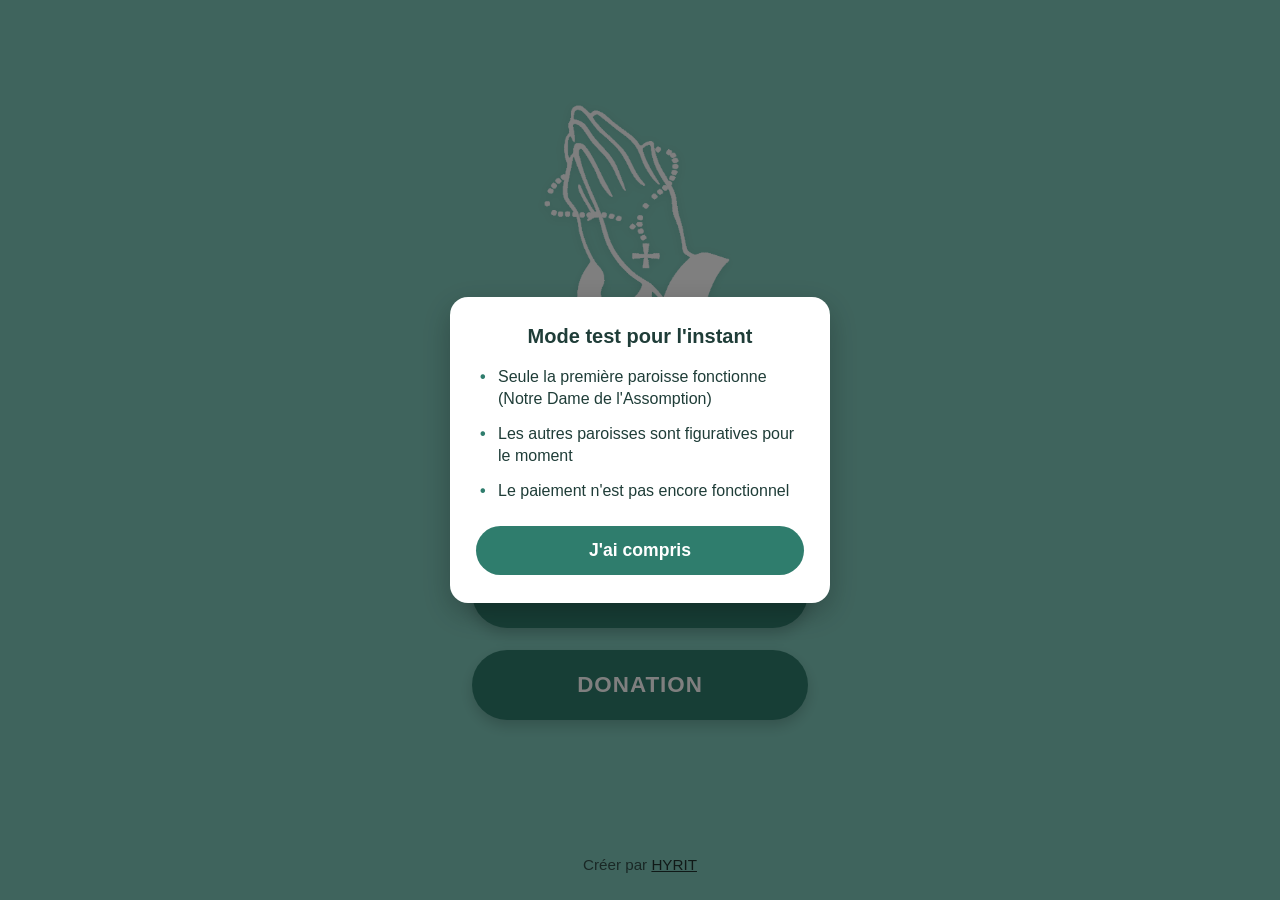
<file: index.html>
<!DOCTYPE html>
<html lang="fr">
<head>
  <meta charset="UTF-8" />
  <meta name="viewport" content="width=device-width, initial-scale=1.0, viewport-fit=cover" />
  <title>CatholiConnect</title>

  <!-- PWA -->
  <link rel="manifest" href="Manifest.json" />
  <meta name="theme-color" content="#7fc9bb" />

  <link rel="apple-touch-icon" type="png" href="assets/CatholiConnect.png" />
  <link rel="stylesheet" href="css/style.css" />
  <link rel="stylesheet" href="css/home.css" />
</head>
<body class="home-body">

  <main class="splash-screen">

    <div class="logo-wrapper">
      <img src="assets/CatholiConnectHome.png" alt="CatholiConnect - mains jointes en prière avec chapelet" class="logo-img" />
    </div>

    <div class="action-buttons">
      <button class="btn-main" id="btnIntension" type="button">
        INTENTION
      </button>

      <button class="btn-main" id="btnDonation" type="button">
        DONATION
      </button>
    </div>
    
      <p class="footer-credit">
  Créer par <a href="https://www.linkedin.com/company/h-y-r-i-t/?viewAsMember=true" target="_blank" rel="noopener">HYRIT</a>
  </p>

  </main>
  

   <!-- Popup MODE TEST -->
  <div class="modal-overlay" id="testModeModal" hidden>
    <div class="modal-box">
      <h2 class="modal-title">Mode test pour l'instant</h2>
      <ul class="modal-list">
        <li>Seule la première paroisse fonctionne (Notre Dame de l'Assomption)</li>
        <li>Les autres paroisses sont figuratives pour le moment</li>
        <li>Le paiement n'est pas encore fonctionnel</li>
      </ul>
      <button class="modal-btn-ok" id="btnCloseTestMode" type="button">J'ai compris</button>
    </div>
  </div>
  
  

  <script src="js/home.js"></script>
</body>
</html>
</file>
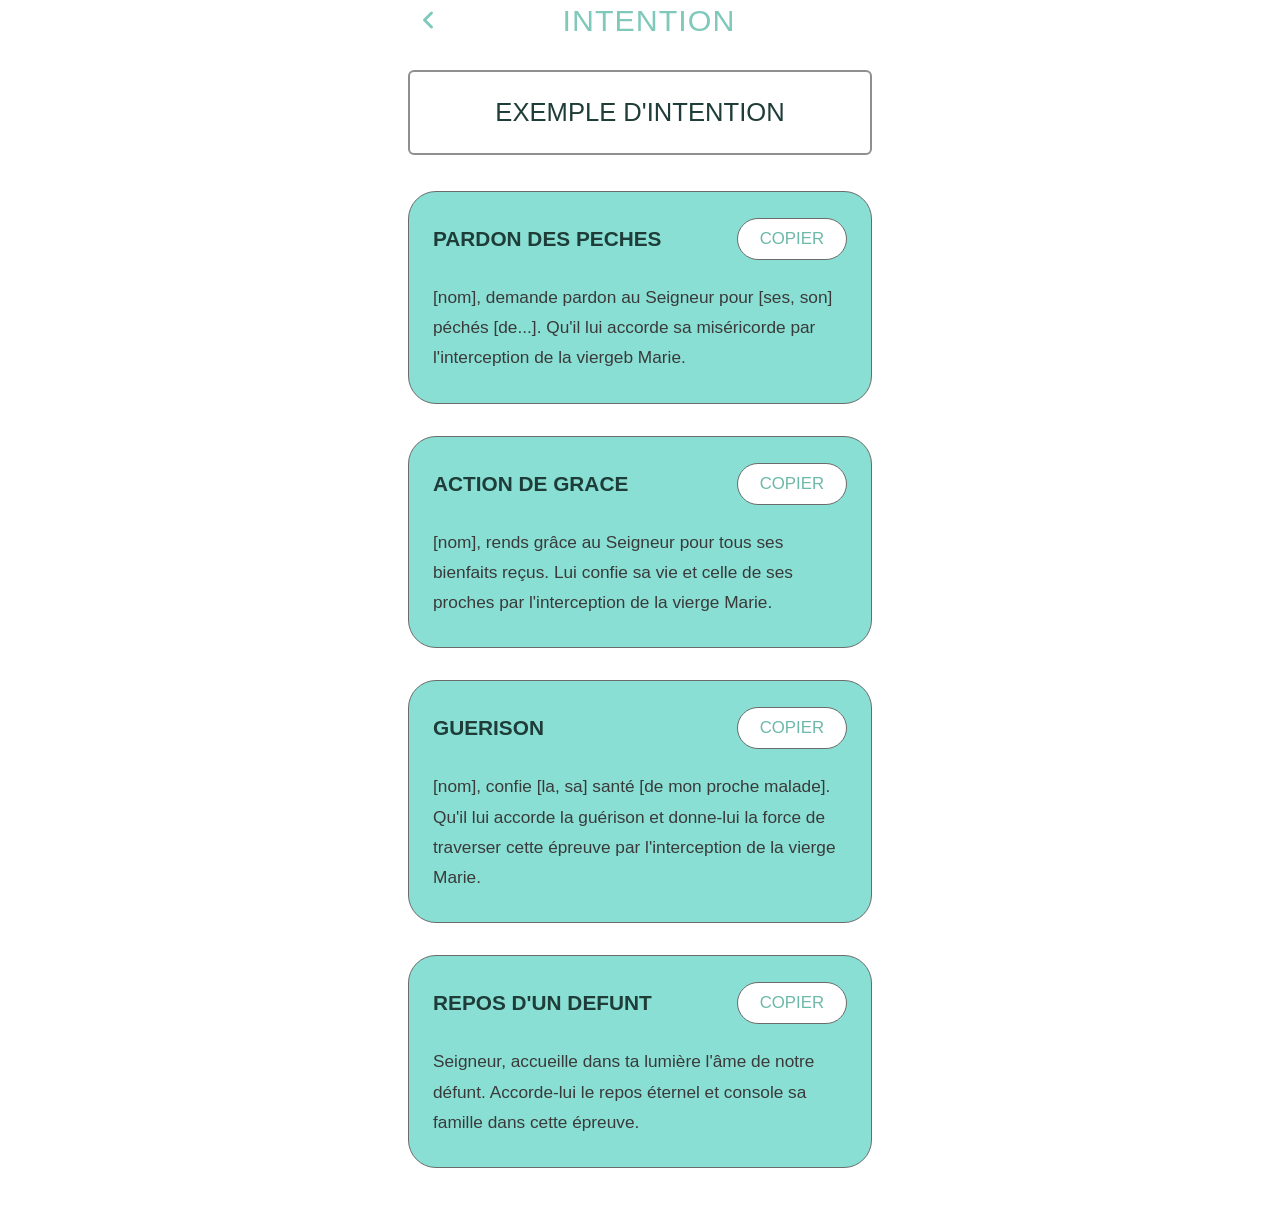
<file: intensions/intension-exemples.html>
<!DOCTYPE html>
<html lang="fr">
<head>
  <meta charset="UTF-8" />
  <meta name="viewport" content="width=device-width, initial-scale=1.0, viewport-fit=cover" />
  <title>CatholiConnect - Exemples d'intension</title>

  <link rel="manifest" href="../Manifest.json" />
  <meta name="theme-color" content="#ffffff" />
  <link rel="apple-touch-icon" type="png" href="../assets/CatholiConnect.png" />

  <link rel="stylesheet" href="../css/style.css" />
  <link rel="stylesheet" href="../css/intension-exemples.css" />
</head>
<body class="exemples-body">

  <main class="app-container exemples-container">

    <!-- En-tête avec bouton retour + titre -->
    <header class="page-header">
      <button class="btn-back" id="btnBack" type="button" aria-label="Retour">
        <svg viewBox="0 0 24 24" width="28" height="28" fill="none" stroke="currentColor" stroke-width="2.5" stroke-linecap="round" stroke-linejoin="round">
          <polyline points="15 18 9 12 15 6"></polyline>
        </svg>
      </button>
      <h1 class="page-title">INTENTION</h1>
    </header>

    <!-- Bandeau titre de la section -->
    <div class="section-banner">EXEMPLE D'INTENTION</div>

    <!-- Liste des exemples -->
    <div class="exemples-list" id="exemplesList">
      <!-- généré dynamiquement en JS -->
    </div>

  </main>

  <script src="../js/intension-exemples.js"></script>
</body>
</html>
</file>
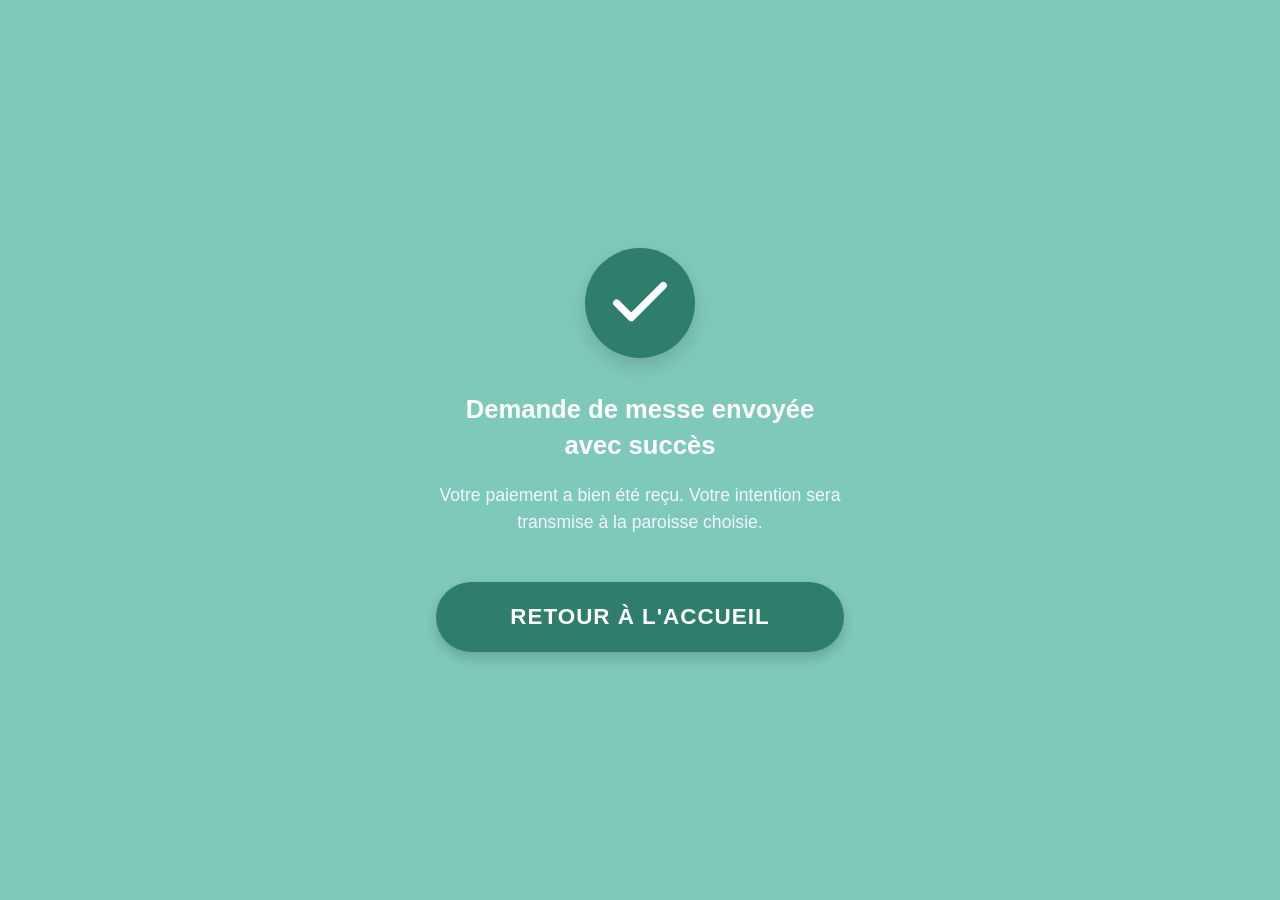
<file: intensions/intension-success.html>
<!DOCTYPE html>
<html lang="fr">
<head>
  <meta charset="UTF-8" />
  <meta name="viewport" content="width=device-width, initial-scale=1.0, viewport-fit=cover" />
  <title>CatholiConnect - Demande envoyée</title>

  <link rel="manifest" href="../manifest.json" />
  <meta name="theme-color" content="#7fc9bb" />
  <link rel="apple-touch-icon" href="../assets/CatholiConnect.png" />

  <link rel="stylesheet" href="../css/style.css" />
  <link rel="stylesheet" href="../css/intension-success.css" />
</head>
<body class="success-body">

  <main class="success-container">

    <div class="success-icon">
      <svg viewBox="0 0 24 24" width="70" height="70" fill="none" stroke="#ffffff" stroke-width="2.5" stroke-linecap="round" stroke-linejoin="round">
        <polyline points="20 6 9 17 4 12"></polyline>
      </svg>
    </div>

    <h1 class="success-title">Demande de messe envoyée avec succès</h1>

    <p class="success-text">
      Votre paiement a bien été reçu. Votre intention sera transmise à la paroisse choisie.
    </p>

    <button class="btn-main btn-home" id="btnHome" type="button">
      RETOUR À L'ACCUEIL
    </button>

  </main>

  <script src="../js/intension-success.js"></script>
</body>
</html>
</file>
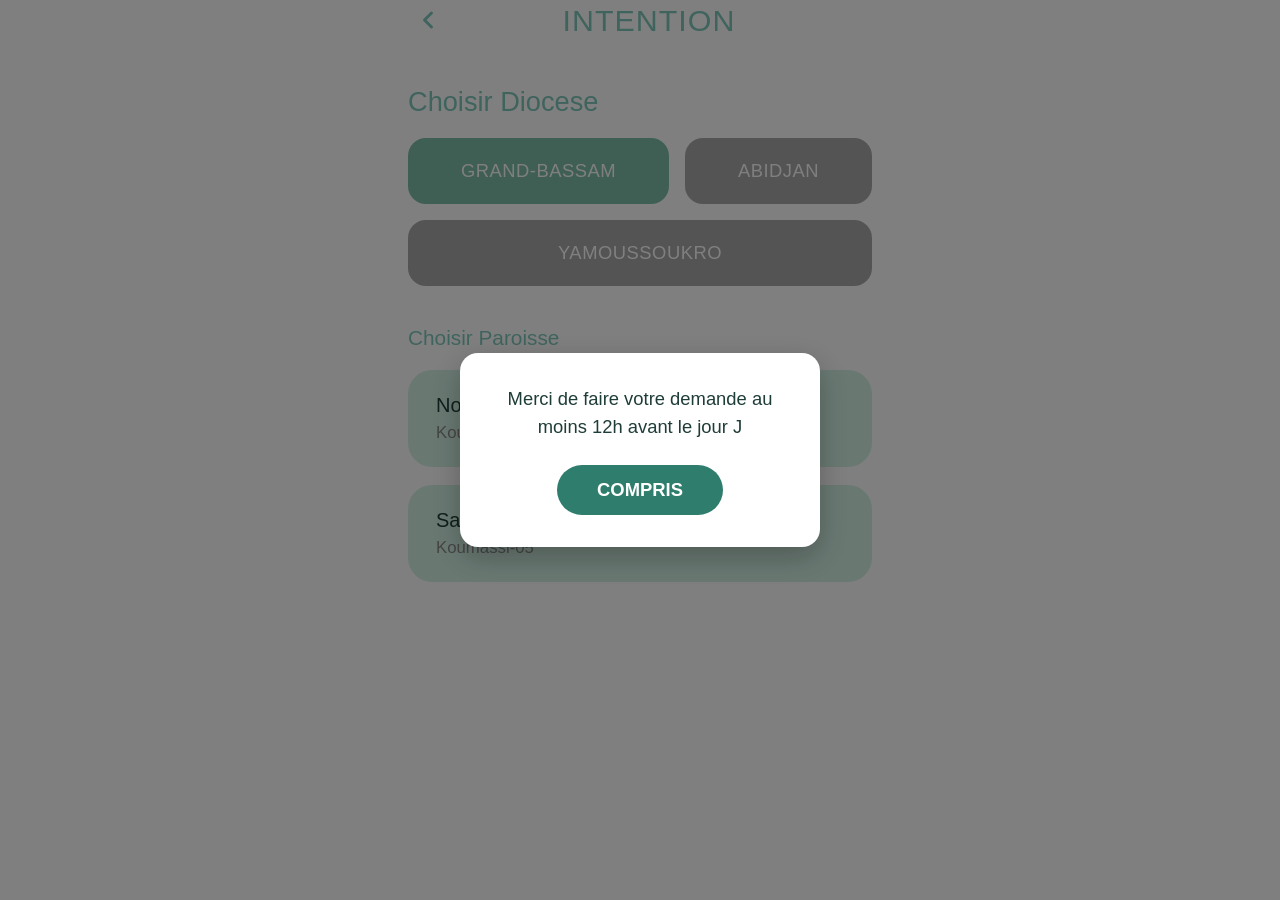
<file: intensions/intension.html>
<!DOCTYPE html>
<html lang="fr">
<head>
  <meta charset="UTF-8" />
  <meta name="viewport" content="width=device-width, initial-scale=1.0, viewport-fit=cover" />
  <title>CatholiConnect - Intension</title>

  <link rel="manifest" href="../Manifest.json" />
  <meta name="theme-color" content="#ffffff" />
  <link rel="apple-touch-icon" type="png" href="../assets/CatholiConnect.png" />

  <link rel="stylesheet" href="../css/style.css" />
  <link rel="stylesheet" href="../css/intension.css" />
</head>
<body class="intension-body">

  <main class="app-container intension-container">

    <!-- En-tête avec bouton retour + titre -->
    <header class="page-header">
      <button class="btn-back" id="btnBack" type="button" aria-label="Retour">
        <svg viewBox="0 0 24 24" width="28" height="28" fill="none" stroke="currentColor" stroke-width="2.5" stroke-linecap="round" stroke-linejoin="round">
          <polyline points="15 18 9 12 15 6"></polyline>
        </svg>
      </button>
      <h1 class="page-title">INTENTION</h1>
    </header>

    <!-- Sélection du diocèse -->
    <section class="section-block">
      <h2 class="section-title">Choisir Diocese</h2>

      <div class="diocese-list" id="dioceseList">
        <!-- généré dynamiquement en JS -->
      </div>
    </section>

    <!-- Sélection de la paroisse -->
    <section class="section-block">
      <h2 class="section-title section-title--small">Choisir Paroisse</h2>

      <div class="parish-list" id="parishList">
        <!-- généré dynamiquement en JS -->
      </div>
    </section>

  </main>
  
    <!-- Popup d'alerte : délai avant la messe -->
  <div class="modal-overlay" id="delayNoticeModal" hidden>
    <div class="modal-box">
      <p class="modal-text">Merci de faire votre demande au moins 12h avant le jour J</p>
      <button class="modal-btn-ok" id="btnDelayNoticeOk" type="button">COMPRIS</button>
    </div>
  </div>

  <script src="../js/intension.js"></script>
</body>
</html>
</file>
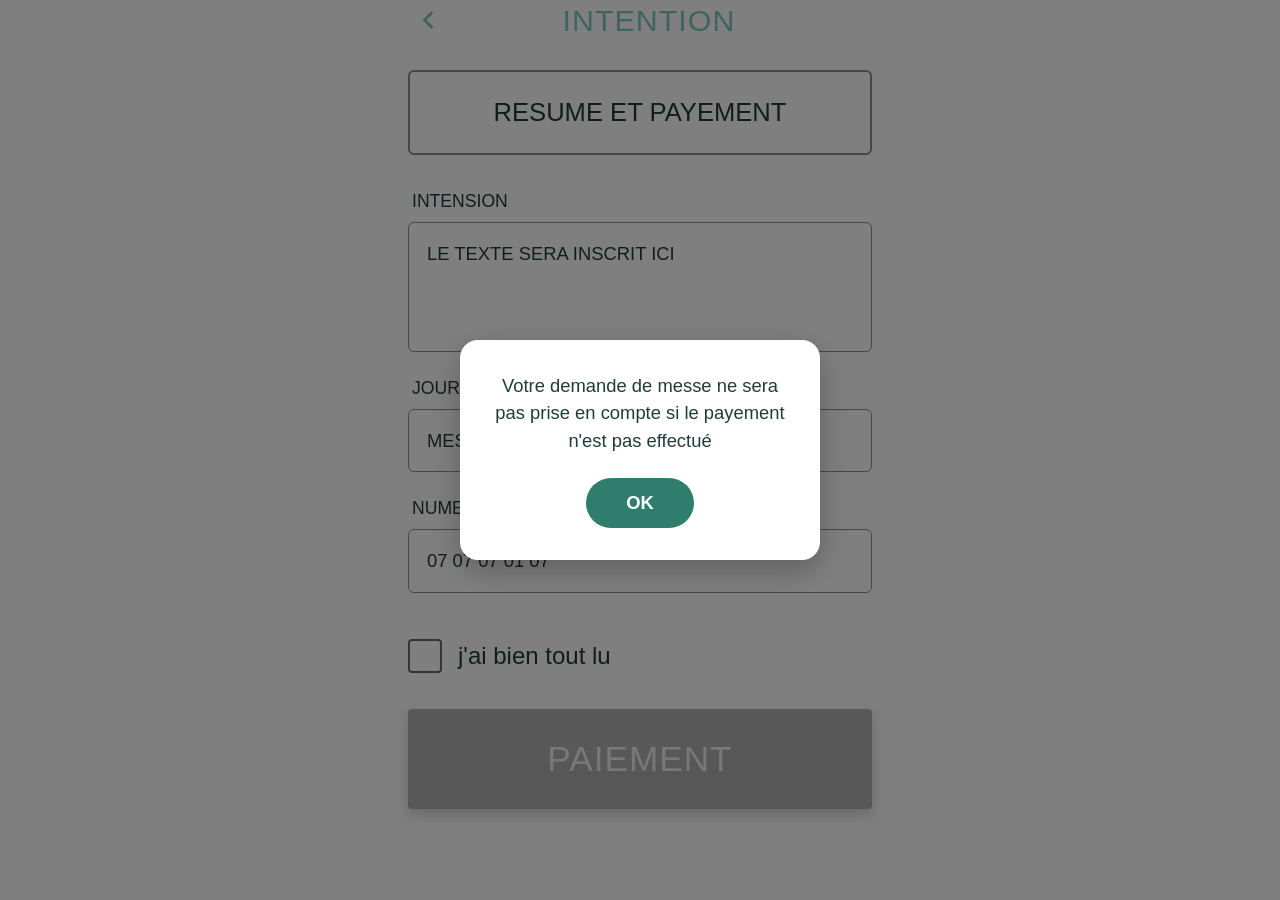
<file: intensions/DiocGrandBass/intension-nda/intension-nda-confirmation.html>
<!DOCTYPE html>
<html lang="fr">
<head>
  <meta charset="UTF-8" />
  <meta name="viewport" content="width=device-width, initial-scale=1.0, viewport-fit=cover" />
  <title>CatholiConnect - Résumé et paiement</title>

  <link rel="manifest" href="../../../Manifest.json" />
  <meta name="theme-color" content="#ffffff" />
  <link rel="apple-touch-icon" type="png" href="../../../assets/CatholiConnect.png" />

  <link rel="stylesheet" href="../../../css/style.css" />
  <link rel="stylesheet" href="../../../css/intension-nda-confirmation.css" />
</head>
<body class="confirm-body">

  <main class="app-container confirm-container">

    <!-- En-tête -->
    <header class="page-header">
      <button class="btn-back" id="btnBack" type="button" aria-label="Retour">
        <svg viewBox="0 0 24 24" width="28" height="28" fill="none" stroke="currentColor" stroke-width="2.5" stroke-linecap="round" stroke-linejoin="round">
          <polyline points="15 18 9 12 15 6"></polyline>
        </svg>
      </button>
      <h1 class="page-title">INTENTION</h1>
    </header>

    <!-- Bandeau titre de l'étape -->
    <div class="step-banner">RESUME ET PAYEMENT</div>

    <!-- Intension -->
    <section class="field-block">
      <label class="field-label">INTENSION</label>
      <div class="field-box field-box--tall" id="fieldIntension">LE TEXTE SERA INSCRIT ICI</div>
    </section>

    <!-- Jour - Heure -->
    <section class="field-block">
      <label class="field-label">JOUR - HEURE</label>
      <div class="field-box" id="fieldJourHeure">
        MESSE DU <span class="highlight" id="fieldJour">LUNDI</span> a <span class="highlight" id="fieldHeure">06H</span>
      </div>
    </section>

    <!-- Numéro de transaction -->
    <section class="field-block">
      <label class="field-label">NUMERO DE TRANSACTION ET A CONTACTER</label>
      <div class="field-box" id="fieldNumero">07 07 07 01 07</div>
    </section>

    <!-- Case à cocher de confirmation -->
    <label class="check-row" for="checkLu">
      <input type="checkbox" id="checkLu" class="checkbox-input" />
      <span class="checkbox-box"></span>
      <span class="check-label">j'ai bien tout lu</span>
    </label>

    <!-- Bouton de paiement (unique, via CinetPay) -->
    <button class="btn-main btn-payement" id="btnPayement" type="button" disabled>
      PAIEMENT
    </button>

  </main>
  
  
   <!-- Popup d'avertissement : paiement obligatoire -->
  <div class="modal-overlay" id="paymentNoticeModal" hidden>
    <div class="modal-box">
      <p class="modal-text">
        Votre demande de messe ne sera pas prise en compte si le payement n'est pas effectué
      </p>
      <button class="modal-btn-ok" id="btnNoticeOk" type="button">OK</button>
    </div>
  </div>

  <script src="../../../js/intension-nda-confirmation.js"></script>

  
  </body>
</html>
</file>
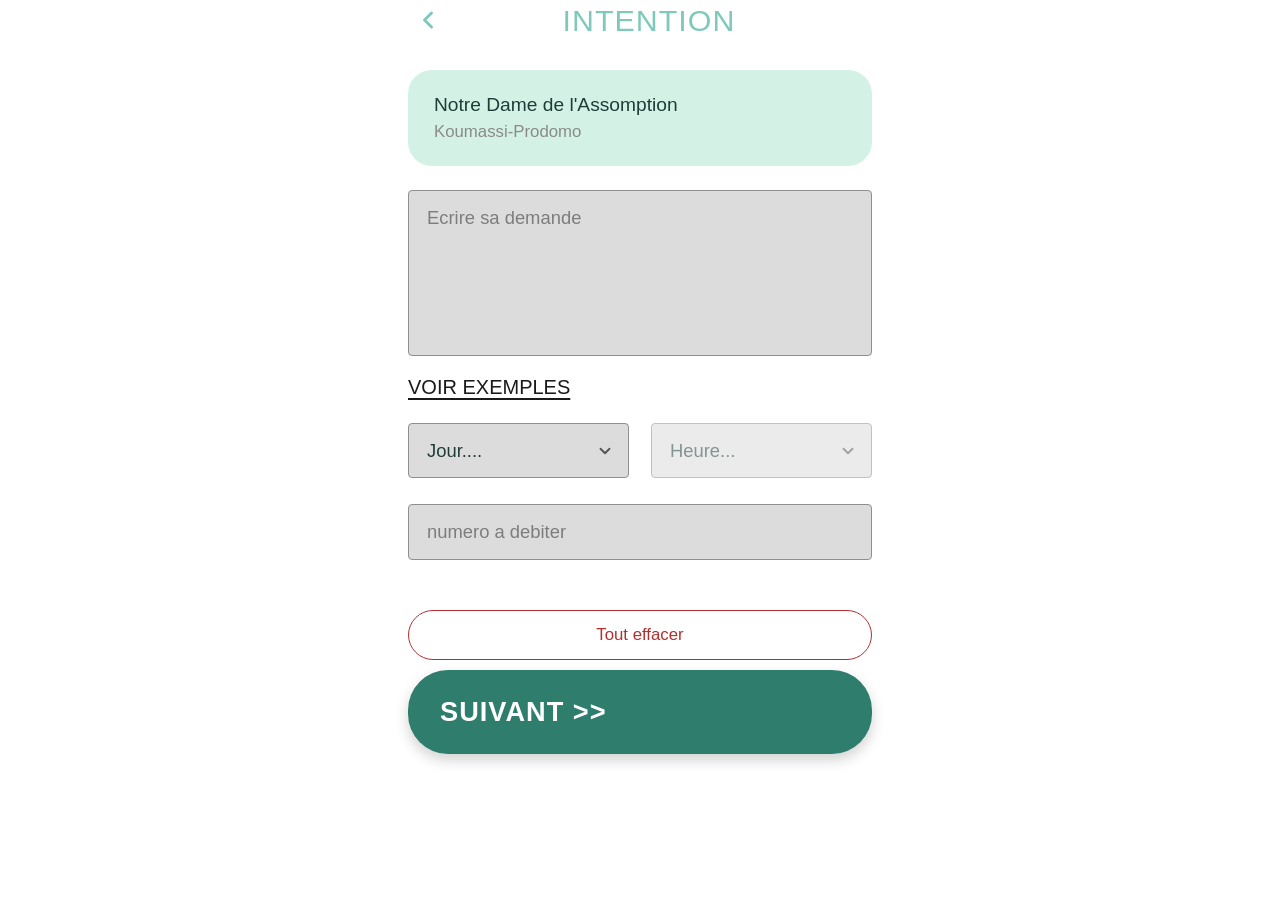
<file: intensions/DiocGrandBass/intension-nda/intension-nda.html>
<!DOCTYPE html>
<html lang="fr">
<head>
  <meta charset="UTF-8" />
  <meta name="viewport" content="width=device-width, initial-scale=1.0, viewport-fit=cover" />
  <title>CatholiConnect - Intension</title>

  <link rel="manifest" href="../../../Manifest.json" />
  <meta name="theme-color" content="#ffffff" />
  <link rel="apple-touch-icon" type="png" href="../../../assets/CatholiConnect.png" />

  <link rel="stylesheet" href="../../../css/style.css" />
  <link rel="stylesheet" href="../../../css/intension-nda.css" />
</head>
<body class="details-body">

  <main class="app-container details-container">

    <!-- En-tête avec bouton retour + titre -->
    <header class="page-header">
      <button class="btn-back" id="btnBack" type="button" aria-label="Retour">
        <svg viewBox="0 0 24 24" width="28" height="28" fill="none" stroke="currentColor" stroke-width="2.5" stroke-linecap="round" stroke-linejoin="round">
          <polyline points="15 18 9 12 15 6"></polyline>
        </svg>
      </button>
      <h1 class="page-title">INTENTION</h1>
    </header>

    <!-- Carte de la paroisse sélectionnée + bouton photo -->
    <div class="card-parish-selected">
      <div class="parish-info">
        <div class="parish-name" id="parishName">Notre Dame de l'Assomption</div>
        <div class="parish-location" id="parishLocation">Koumassi-Prodomo</div>
      </div>

    </div>

    <!-- Zone de texte pour la demande -->
    <div class="field-wrapper">
      <textarea
        class="textarea-demande"
        id="demandeText"
        placeholder="Ecrire sa demande"
        rows="6"
      ></textarea>
      <span class="field-error" id="errorDemande">case a renseigner</span>
    </div>

    <button class="link-exemples" id="btnExemples" type="button">VOIR EXEMPLES</button>

    <!-- Champs Jour / Heure -->
    <div class="row-jour-heure">
      <div class="field-wrapper">
        <select class="input-grey select-grey" id="inputJour">
          <option value="" disabled selected>Jour....</option>
          <option value="Lundi">Lundi</option>
          <option value="Mardi">Mardi</option>
          <option value="Mercredi">Mercredi</option>
          <option value="Jeudi">Jeudi</option>
          <option value="Vendredi">Vendredi</option>
          <option value="Samedi">Samedi</option>
          <option value="Dimanche">Dimanche</option>
        </select>
        <span class="field-error" id="errorJour">case a renseigner</span>
      </div>
      <div class="field-wrapper">
        <select class="input-grey select-grey" id="inputHeure" disabled>
          <option value="" disabled selected>Heure...</option>
        </select>
        <span class="field-error" id="errorHeure">case a renseigner</span>
      </div>
    </div>

    <!-- Numéro à débiter -->
    <div class="field-wrapper">
      <input
        type="tel"
        inputmode="numeric"
        pattern="[0-9]*"
        class="input-grey input-numero"
        id="inputNumero"
        placeholder="numero a debiter"
        maxlength="14"
      />
      <span class="field-error" id="errorNumero">case a renseigner</span>
    </div>
    
    <button class="btn-clear" id="btnClear" type="button">
      Tout effacer
    </button>

    <button class="btn-main btn-suivant" id="btnSuivant" type="button">
      SUIVANT &gt;&gt;
    </button>

  </main>

  <!-- Popup limite de mots -->
  <div class="modal-overlay" id="wordLimitModal" hidden>
    <div class="modal-box">
      <p class="modal-text">Seule une intention sera prise en compte</p>
      <button class="modal-btn-ok" id="btnModalOk" type="button">OK</button>
    </div>
  </div>

  <script src="../../../js/intension-nda.js"></script>
</body>
</html>
</file>
<file: css/style.css>
:root {
  --color-bg-teal: #7fc9bb;
  --color-bg-teal-dark: #6cb8a9;
  --color-btn-teal: #2f7d6d;
  --color-btn-teal-hover: #276a5c;
  --color-white: #ffffff;
  --color-text-dark: #1f3d38;
  --color-shadow: rgba(0, 0, 0, 0.18);
 
  --radius-lg: 40px;
  --radius-md: 20px;
  --font-main: -apple-system, BlinkMacSystemFont, "Segoe UI", Roboto,
    "Helvetica Neue", Arial, sans-serif;
}
 
* {
  box-sizing: border-box;
  margin: 0;
  padding: 0;
}
 
html,
body {
  height: 100%;
  width: 100%;
  font-family: var(--font-main);
  -webkit-tap-highlight-color: transparent;
  overscroll-behavior: none;
}
 
body {
  background-color: var(--color-bg-teal);
  color: var(--color-text-dark);
  min-height: 100vh;
  min-height: 100dvh;
  display: flex;
  flex-direction: column;
}
 
img {
  max-width: 100%;
  display: block;
}
 
button {
  font-family: inherit;
  cursor: pointer;
  border: none;
  outline: none;
  -webkit-appearance: none;
  appearance: none;
}
 
a {
  text-decoration: none;
  color: inherit;
}
 
/* Bouton principal réutilisable (grand bouton arrondi type "pill") */
.btn-main {
  width: 100%;
  padding: 22px 24px;
  background-color: var(--color-btn-teal);
  color: var(--color-white);
  font-size: 1.4rem;
  font-weight: 600;
  letter-spacing: 1px;
  text-transform: uppercase;
  border-radius: var(--radius-lg);
  box-shadow: 0 6px 14px var(--color-shadow);
  transition: transform 0.12s ease, background-color 0.2s ease, box-shadow 0.2s ease;
}
 
.btn-main:hover {
  background-color: var(--color-btn-teal-hover);
}
 
.btn-main:active {
  transform: scale(0.97);
  box-shadow: 0 3px 8px var(--color-shadow);
}
 
/* Utilitaire container centré, largeur max type mobile */
.app-container {
  width: 100%;
  max-width: 480px;
  margin: 0 auto;
  padding: 0 32px;
  flex: 1;
  display: flex;
  flex-direction: column;
}
 
/* Barre de statut noire en haut (simulation, optionnelle) */
.status-bar-space {
  height: env(safe-area-inset-top, 24px);
  background-color: #000;
  width: 100%;
}
</file>
<file: css/home.css>
.home-body {
  background-color: var(--color-bg-teal);
}
 
.splash-screen {
  width: 100%;
  max-width: 400px;
  margin: 0 auto;
  min-height: 100vh;
  min-height: 100dvh;
  display: flex;
  flex-direction: column;
  justify-content: space-between;
  padding: 2vh 32px 2vh;
  box-sizing: border-box;
}
 
/* Logo centré, occupe la partie haute de l'écran */
.logo-wrapper {
  flex: 1;
  display: flex;
  align-items: center;
  justify-content: center;
  padding-top: 2vh;
}
 
.logo-img {
  width: 100%;
  max-width: 320px;
  margin: 0 auto;
  filter: drop-shadow(0 2px 4px rgba(0, 0, 0, 0.08));
}
 
/* Groupe des deux boutons en bas */
.action-buttons {
  margin-top: 10vh;
  display: flex;
  flex-direction: column;
  gap: 22px;
  padding-bottom: 2vh;
}
/* Mention de crédit en bas de l'écran d'accueil */
.footer-credit {
  margin-top: 4rem;
  text-align: center;
  color: rgba(0, 0, 0, 0.6);
  font-size: 0.95rem;
  padding-bottom: 1vh;
}

.footer-credit a {
  color: rgba(0, 0, 0, 0.75);
  text-decoration: underline;
}
 
@media (min-height: 800px) {
  .action-buttons {
    padding-bottom: 8vh;
  }
}



/* ---------- Popup MODE TEST ---------- */
.modal-overlay {
  position: fixed;
  inset: 0;
  background-color: rgba(0, 0, 0, 0.5);
  display: flex;
  align-items: center;
  justify-content: center;
  padding: 32px;
  z-index: 1000;
}
 
.modal-overlay[hidden] {
  display: none;
}
 
.modal-box {
  background-color: #ffffff;
  border-radius: 18px;
  padding: 28px 26px;
  max-width: 380px;
  width: 100%;
  text-align: left;
  box-shadow: 0 10px 30px rgba(0, 0, 0, 0.25);
}
 
.modal-title {
  font-size: 1.25rem;
  font-weight: 700;
  color: var(--color-text-dark);
  text-align: center;
  margin: 0 0 18px;
}
 
.modal-list {
  list-style: none;
  padding: 0;
  margin: 0 0 24px;
  display: flex;
  flex-direction: column;
  gap: 12px;
}
 
.modal-list li {
  position: relative;
  padding-left: 22px;
  font-size: 1rem;
  line-height: 1.4;
  color: var(--color-text-dark);
}
 
.modal-list li::before {
  content: "•";
  position: absolute;
  left: 4px;
  color: var(--color-btn-teal);
  font-weight: 700;
}
 
.modal-btn-ok {
  display: block;
  width: 100%;
  background-color: var(--color-btn-teal);
  color: #ffffff;
  font-size: 1.1rem;
  font-weight: 600;
  padding: 14px;
  border-radius: 30px;
  transition: background-color 0.2s ease, transform 0.12s ease;
}
 
.modal-btn-ok:active {
  transform: scale(0.97);
  background-color: var(--color-btn-teal-hover);
}
</file>
<file: css/intension-exemples.css>
/* ==========================================================
   intension-exemples.css — Écran "VOIR EXEMPLES"
   Liste de modèles d'intentions copiables
   ========================================================== */

.exemples-body {
  background-color: #ffffff;
}

.exemples-container {
  padding: 0 28px 40px;
  max-width: 520px;
}

/* ---------- En-tête (identique aux autres écrans Intension) ---------- */
.page-header {
  display: flex;
  align-items: center;
  gap: 18px;
  padding: env(safe-area-inset-top, 24px) 0 30px;
}

.btn-back {
  background: none;
  color: var(--color-bg-teal);
  padding: 6px;
  display: flex;
  align-items: center;
  justify-content: center;
  flex-shrink: 0;
}

.btn-back:active {
  opacity: 0.6;
}

.page-title {
  flex: 1;
  text-align: center;
  color: var(--color-bg-teal);
  font-size: 1.9rem;
  font-weight: 500;
  letter-spacing: 1px;
  margin-right: 40px;
}

/* ---------- Bandeau "EXEMPLE D'INTENSION" ---------- */
.section-banner {
  border: 2px solid #8f8f8f;
  border-radius: 6px;
  padding: 26px 22px;
  font-size: 1.6rem;
  color: var(--color-text-dark);
  text-align: center;
  margin-bottom: 36px;
}

/* ---------- Liste des exemples ---------- */
.exemples-list {
  display: flex;
  flex-direction: column;
  gap: 32px;
}

.exemple-card {
  background-color: #8adfd4;
  border: 1.5px solid #6b6b6b;
  border-radius: 28px;
  padding: 26px 24px 30px;
}

.exemple-header {
  display: flex;
  align-items: center;
  justify-content: space-between;
  gap: 14px;
  margin-bottom: 22px;
}

.exemple-title {
  font-size: 1.3rem;
  font-weight: 600;
  color: var(--color-text-dark);
  text-transform: uppercase;
}

.btn-copier {
  background-color: #ffffff;
  color: var(--color-bg-teal-dark);
  border: 1.5px solid #6b6b6b;
  border-radius: 30px;
  padding: 10px 22px;
  font-size: 1.05rem;
  font-weight: 500;
  flex-shrink: 0;
  transition: background-color 0.2s ease, transform 0.12s ease;
}

.btn-copier:active {
  transform: scale(0.95);
}

.btn-copier.is-copied {
  background-color: var(--color-bg-teal-dark);
  color: #ffffff;
}

.exemple-text {
  font-size: 1.08rem;
  line-height: 1.75;
  color: #3a3a3a;
}
</file>
<file: css/intension-success.css>
/* ==========================================================
   intension-success.css — Confirmation d'envoi de la demande
   ========================================================== */

.success-body {
  background-color: var(--color-bg-teal);
}

.success-container {
  width: 100%;
  max-width: 480px;
  margin: 0 auto;
  min-height: 100vh;
  display: flex;
  flex-direction: column;
  align-items: center;
  justify-content: center;
  text-align: center;
  padding: 40px 36px;
}

.success-icon {
  width: 110px;
  height: 110px;
  border-radius: 50%;
  background-color: var(--color-btn-teal);
  display: flex;
  align-items: center;
  justify-content: center;
  margin-bottom: 34px;
  box-shadow: 0 8px 20px rgba(0, 0, 0, 0.15);
}

.success-title {
  color: #ffffff;
  font-size: 1.6rem;
  font-weight: 600;
  line-height: 1.4;
  margin-bottom: 18px;
}

.success-text {
  color: rgba(255, 255, 255, 0.9);
  font-size: 1.1rem;
  line-height: 1.55;
  margin-bottom: 46px;
}

.btn-home {
  width: 100%;
}
</file>
<file: css/intension.css>
/* ==========================================================
   intension.css — Styles pour l'écran "Intension"
   (choix du diocèse + choix de la paroisse)
   ========================================================== */

.intension-body {
  background-color: #ffffff;
}

.intension-container {
  padding: 0 28px 40px;
  max-width: 520px;
}

/* ---------- En-tête ---------- */
.page-header {
  display: flex;
  align-items: center;
  gap: 18px;
  padding: env(safe-area-inset-top, 24px) 0 18px;
}

.btn-back {
  background: none;
  color: var(--color-bg-teal);
  padding: 6px;
  display: flex;
  align-items: center;
  justify-content: center;
  flex-shrink: 0;
}

.btn-back:active {
  opacity: 0.6;
}

.page-title {
  flex: 1;
  text-align: center;
  color: var(--color-bg-teal);
  font-size: 1.9rem;
  font-weight: 500;
  letter-spacing: 1px;
  margin-right: 40px; /* compense la largeur du bouton retour pour centrer visuellement */
}

/* ---------- Sections ---------- */
.section-block {
  margin-top: 28px;
}

.section-title {
  color: var(--color-bg-teal);
  font-size: 1.7rem;
  font-weight: 500;
  margin-bottom: 20px;
}

.section-title--small {
  font-size: 1.3rem;
  margin-top: 12px;
}

/* ---------- Liste des diocèses (chips) ---------- */
.diocese-list {
  display: flex;
  flex-wrap: wrap;
  gap: 16px;
}

.chip-diocese {
  padding: 22px 28px;
  border-radius: 18px;
  background-color: #a9a9a9;
  color: var(--color-white);
  font-size: 1.15rem;
  font-weight: 500;
  letter-spacing: 0.5px;
  text-transform: uppercase;
  transition: background-color 0.2s ease, transform 0.12s ease;
  flex: 1 1 auto;
  text-align: center;
  white-space: nowrap;
}

.chip-diocese.is-selected {
  background-color: #7fbfa9;
}

.chip-diocese:active {
  transform: scale(0.97);
}

/* ---------- Liste des paroisses (cartes) ---------- */
.parish-list {
  display: flex;
  flex-direction: column;
  gap: 18px;
}

.card-parish {
  background-color: #d3f2e5;
  border-radius: 24px;
  padding: 22px 26px;
  text-align: left;
  transition: background-color 0.2s ease, transform 0.12s ease;
  border: 2px solid transparent;
}

.card-parish.is-selected {
  border-color: var(--color-bg-teal);
  background-color: #c1ecdb;
}

.card-parish:active {
  transform: scale(0.98);
}

.parish-name {
  font-size: 1.25rem;
  font-weight: 500;
  color: var(--color-text-dark);
  margin-bottom: 6px;
}

.parish-location {
  font-size: 1.05rem;
  color: #8a8a8a;
  font-weight: 400;
}

/* ---------- Popup d'alerte (délai avant la messe) ---------- */
.modal-overlay {
  position: fixed;
  inset: 0;
  background-color: rgba(0, 0, 0, 0.5);
  display: flex;
  align-items: center;
  justify-content: center;
  padding: 32px;
  z-index: 1000;
}
 
.modal-overlay[hidden] {
  display: none;
}
 
.modal-box {
  background-color: #ffffff;
  border-radius: 18px;
  padding: 32px 26px;
  max-width: 360px;
  width: 100%;
  text-align: center;
  box-shadow: 0 10px 30px rgba(0, 0, 0, 0.25);
}
 
.modal-text {
  font-size: 1.15rem;
  color: var(--color-text-dark);
  line-height: 1.5;
  margin-bottom: 24px;
}
 
.modal-btn-ok {
  background-color: var(--color-btn-teal);
  color: #ffffff;
  font-size: 1.15rem;
  font-weight: 600;
  padding: 14px 40px;
  border-radius: 30px;
  transition: background-color 0.2s ease, transform 0.12s ease;
}
 
.modal-btn-ok:active {
  transform: scale(0.96);
  background-color: var(--color-btn-teal-hover);
}
</file>
<file: css/intension-nda-confirmation.css>
/* ==========================================================
   intension-confirmation.css — Étape 3 de "Intension" :
   résumé de la demande + choix du moyen de paiement
   ========================================================== */

.confirm-body {
  background-color: #ffffff;
}

.confirm-container {
  padding: 0 28px 40px;
  max-width: 520px;
}

/* ---------- En-tête ---------- */
.page-header {
  display: flex;
  align-items: center;
  gap: 18px;
  padding: env(safe-area-inset-top, 24px) 0 30px;
}

.btn-back {
  background: none;
  color: var(--color-bg-teal);
  padding: 6px;
  display: flex;
  align-items: center;
  justify-content: center;
  flex-shrink: 0;
}

.btn-back:active {
  opacity: 0.6;
}

.page-title {
  flex: 1;
  text-align: center;
  color: var(--color-bg-teal);
  font-size: 1.9rem;
  font-weight: 500;
  letter-spacing: 1px;
  margin-right: 40px;
}

/* ---------- Bandeau titre de l'étape ---------- */
.step-banner {
  border: 2px solid #8f8f8f;
  border-radius: 6px;
  padding: 26px 22px;
  font-size: 1.6rem;
  color: var(--color-text-dark);
  text-align: center;
  margin-bottom: 36px;
}

/* ---------- Blocs de champs (lecture seule) ---------- */
.field-block {
  margin-bottom: 26px;
}

.field-label {
  display: block;
  font-size: 1.1rem;
  color: var(--color-text-dark);
  margin-bottom: 10px;
  margin-left: 4px;
}

.field-box {
  border: 1.5px solid #8f8f8f;
  border-radius: 6px;
  padding: 16px 18px;
  font-size: 1.15rem;
  color: var(--color-text-dark);
  line-height: 1.6;
}

.field-box--tall {
  min-height: 130px;
}

.highlight {
  color: #2f4fd6;
  font-weight: 600;
}

/* ---------- Case à cocher ---------- */
.check-row {
  display: flex;
  align-items: center;
  gap: 16px;
  margin: 20px 0 36px;
  cursor: pointer;
  user-select: none;
}

.checkbox-input {
  position: absolute;
  opacity: 0;
  width: 0;
  height: 0;
}

.checkbox-box {
  width: 34px;
  height: 34px;
  border: 2.5px solid #6b6b6b;
  border-radius: 4px;
  flex-shrink: 0;
  position: relative;
  transition: background-color 0.15s ease, border-color 0.15s ease;
}

.checkbox-input:checked + .checkbox-box {
  background-color: var(--color-bg-teal);
  border-color: var(--color-bg-teal);
}

.checkbox-input:checked + .checkbox-box::after {
  content: "";
  position: absolute;
  left: 10px;
  top: 4px;
  width: 8px;
  height: 16px;
  border: solid #ffffff;
  border-width: 0 3px 3px 0;
  transform: rotate(45deg);
}

.check-label {
  font-size: 1.5rem;
  color: var(--color-text-dark);
}

/* ---------- Bouton de paiement (unique) ---------- */
.btn-payement {
  font-size: 2.2rem;
  font-weight: 400;
  padding: 30px 10px;
  text-align: center;
  border-radius: 4px;
  background-color: var(--color-btn-teal);
  transition: opacity 0.2s ease, transform 0.12s ease, filter 0.2s ease;
}
 
.btn-payement:active {
  transform: scale(0.98);
  background-color: var(--color-btn-teal-hover);
}

/* État désactivé tant que la case "j'ai bien tout lu" n'est pas cochée :
   vrai gris uni (pas juste une teinte adoucie du teal) */
.btn-payement:disabled {
  background-color: #b0b0b0;
  color: #f0f0f0;
  pointer-events: none;
  cursor: not-allowed;
}
 
.unavailable-label {
  font-size: 0.85rem;
  font-weight: 500;
  letter-spacing: 0.5px;
  text-transform: uppercase;
  color: #f0f0f0;
}
 
/* ---------- Popup d'avertissement paiement ---------- */
.modal-overlay {
  position: fixed;
  inset: 0;
  background-color: rgba(0, 0, 0, 0.5);
  display: flex;
  align-items: center;
  justify-content: center;
  padding: 32px;
  z-index: 1000;
}
 
.modal-overlay[hidden] {
  display: none;
}
 
.modal-box {
  background-color: #ffffff;
  border-radius: 18px;
  padding: 32px 26px;
  max-width: 360px;
  width: 100%;
  text-align: center;
  box-shadow: 0 10px 30px rgba(0, 0, 0, 0.25);
}
 
.modal-text {
  font-size: 1.15rem;
  color: var(--color-text-dark);
  line-height: 1.5;
  margin-bottom: 24px;
}
 
.modal-btn-ok {
  background-color: var(--color-btn-teal);
  color: #ffffff;
  font-size: 1.15rem;
  font-weight: 600;
  padding: 14px 40px;
  border-radius: 30px;
  transition: background-color 0.2s ease, transform 0.12s ease;
}
 
.modal-btn-ok:active {
  transform: scale(0.96);
  background-color: var(--color-btn-teal-hover);
}
</file>
<file: css/intension-nda.css>
/* ==========================================================
   intension-details.css — Étape 2 de "Intension" :
   formulaire de la demande (texte, date, heure, paiement)
   ========================================================== */

.details-body {
  background-color: #ffffff;
}

.details-container {
  padding: 0 28px 40px;
  max-width: 520px;
}

/* ---------- En-tête (identique à l'étape 1) ---------- */
.page-header {
  display: flex;
  align-items: center;
  gap: 18px;
  padding: env(safe-area-inset-top, 24px) 0 30px;
}

.btn-back {
  background: none;
  color: var(--color-bg-teal);
  padding: 6px;
  display: flex;
  align-items: center;
  justify-content: center;
  flex-shrink: 0;
}

.btn-back:active {
  opacity: 0.6;
}

.page-title {
  flex: 1;
  text-align: center;
  color: var(--color-bg-teal);
  font-size: 1.9rem;
  font-weight: 500;
  letter-spacing: 1px;
  margin-right: 40px;
}

/* ---------- Carte de la paroisse sélectionnée ---------- */
.card-parish-selected {
  background-color: #d3f2e5;
  border-radius: 24px;
  padding: 24px 26px;
  display: flex;
  align-items: center;
  justify-content: space-between;
  gap: 16px;
  margin-bottom: 24px;
}

.parish-name {
  font-size: 1.2rem;
  font-weight: 500;
  color: var(--color-text-dark);
  margin-bottom: 6px;
}

.parish-location {
  font-size: 1.05rem;
  color: #8a8a8a;
}

.btn-camera {
  background-color: #1a1a1a;
  color: var(--color-text-dark);
  width: 56px;
  height: 48px;
  border-radius: 8px;
  display: flex;
  align-items: center;
  justify-content: center;
  flex-shrink: 0;
}

.btn-camera:active {
  opacity: 0.75;
}

/* ---------- Champs en gris (style "wireframe") ---------- */
.textarea-demande,
.input-grey {
  width: 100%;
  background-color: #dcdcdc;
  border: 1.5px solid #8f8f8f;
  border-radius: 4px;
  padding: 16px 18px;
  font-size: 1.15rem;
  font-family: inherit;
  color: var(--color-text-dark);
  resize: none;
}

.textarea-demande::placeholder,
.input-grey::placeholder {
  color: #7d7d7d;
}

.textarea-demande {
  margin-bottom: 14px;
}

/* ---------- Listes de sélection Jour / Heure ---------- */
.select-grey {
  -webkit-appearance: none;
  appearance: none;
  background-image: url("data:image/svg+xml;utf8,<svg xmlns='http://www.w3.org/2000/svg' viewBox='0 0 24 24' fill='none' stroke='%23555555' stroke-width='2.5' stroke-linecap='round' stroke-linejoin='round'><polyline points='6 9 12 15 18 9'/></svg>");
  background-repeat: no-repeat;
  background-position: right 14px center;
  background-size: 18px;
  padding-right: 42px;
}

.select-grey:disabled {
  opacity: 0.55;
}

/* ---------- Conteneur de champ + message d'erreur ---------- */
.field-wrapper {
  display: flex;
  flex-direction: column;
  width: 100%;
}

.field-error {
  display: none;
  color: #e0403f;
  font-size: 0.95rem;
  margin-top: 6px;
  margin-left: 4px;
}

/* Quand un champ est marqué invalide : bordure rouge + message visible */
.field-wrapper.has-error .textarea-demande,
.field-wrapper.has-error .input-grey {
  border-color: #e0403f;
  background-color: #f7dede;
}

.field-wrapper.has-error .field-error {
  display: block;
}

/* ---------- Lien "Voir exemples" ---------- */
.link-exemples {
  background: none;
  color: #1a1a1a;
  font-size: 1.25rem;
  font-weight: 500;
  text-decoration: underline;
  text-underline-offset: 4px;
  padding: 6px 0 24px;
  align-self: flex-start;
}

.link-exemples:active {
  opacity: 0.6;
}

/* ---------- Ligne Jour / Heure ---------- */
.row-jour-heure {
  display: flex;
  gap: 22px;
  margin-bottom: 26px;
}

.row-jour-heure .input-grey {
  flex: 1;
}

/* ---------- Numéro à débiter ---------- */
.input-numero {
  margin-bottom: 30px;
}

 
/* ---------- Bouton Tout effacer ---------- */
.btn-clear {
  width: 100%;
  background: none;
  color: #b03030;
  border: 1.5px solid #b03030;
  border-radius: 30px;
  padding: 14px 20px;
  font-size: 1.05rem;
  font-weight: 500;
  text-align: center;
  margin-top: 20px;
  transition: background-color 0.2s ease, transform 0.12s ease;
}
 
.btn-clear:active {
  background-color: #f7dede;
  transform: scale(0.98);
}

/* ---------- Bouton Suivant ---------- */
.btn-suivant {
  font-size: 1.7rem;
  padding: 26px 24px;
  text-align: left;
  padding-left: 32px;
  margin-top: 10px;
}

/* ---------- Popup limite de mots ---------- */
.modal-overlay {
  position: fixed;
  inset: 0;
  background-color: rgba(0, 0, 0, 0.5);
  display: flex;
  align-items: center;
  justify-content: center;
  padding: 32px;
  z-index: 1000;
}

.modal-overlay[hidden] {
  display: none;
}

.modal-box {
  background-color: #ffffff;
  border-radius: 18px;
  padding: 32px 26px;
  max-width: 360px;
  width: 100%;
  text-align: center;
  box-shadow: 0 10px 30px rgba(0, 0, 0, 0.25);
}

.modal-text {
  font-size: 1.2rem;
  color: var(--color-text-dark);
  line-height: 1.5;
  margin-bottom: 24px;
}

.modal-btn-ok {
  background-color: var(--color-btn-teal);
  color: #ffffff;
  font-size: 1.15rem;
  font-weight: 600;
  padding: 14px 40px;
  border-radius: 30px;
  transition: background-color 0.2s ease, transform 0.12s ease;
}

.modal-btn-ok:active {
  transform: scale(0.96);
  background-color: var(--color-btn-teal-hover);
}
</file>
